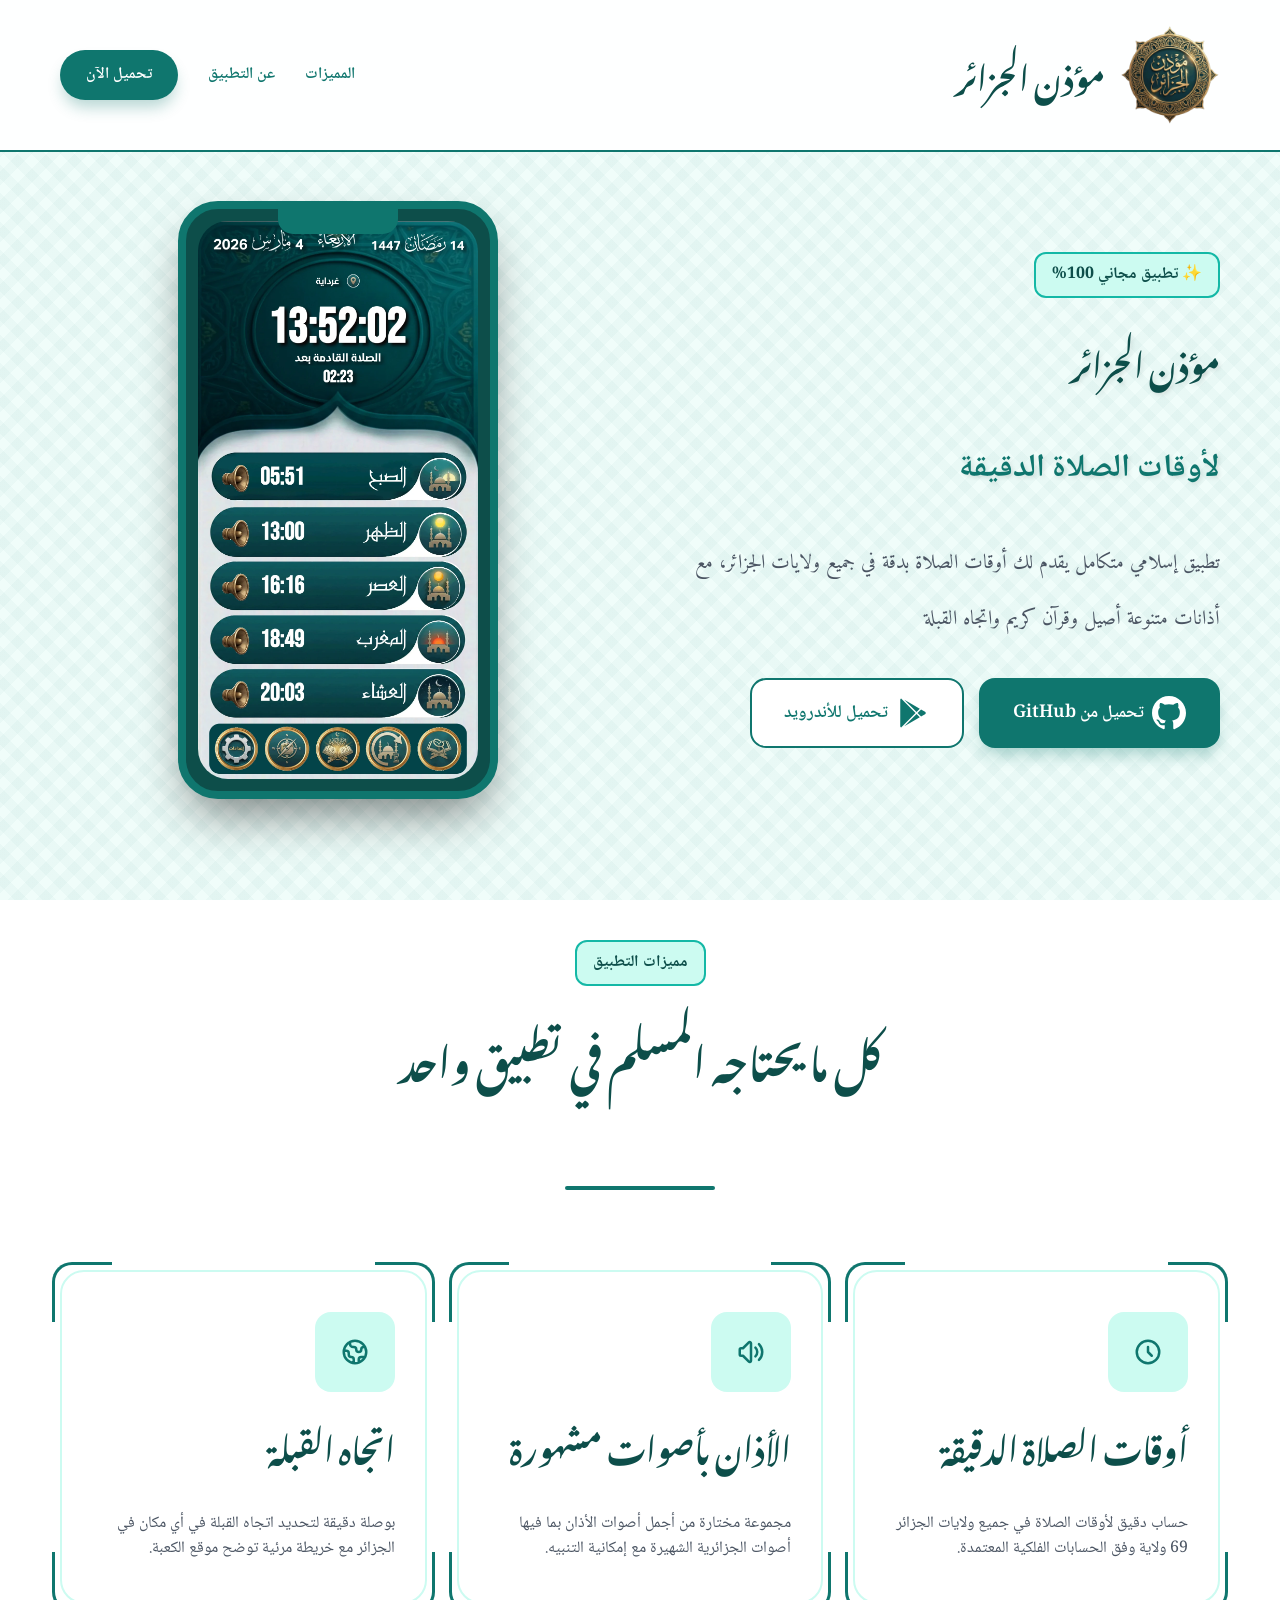
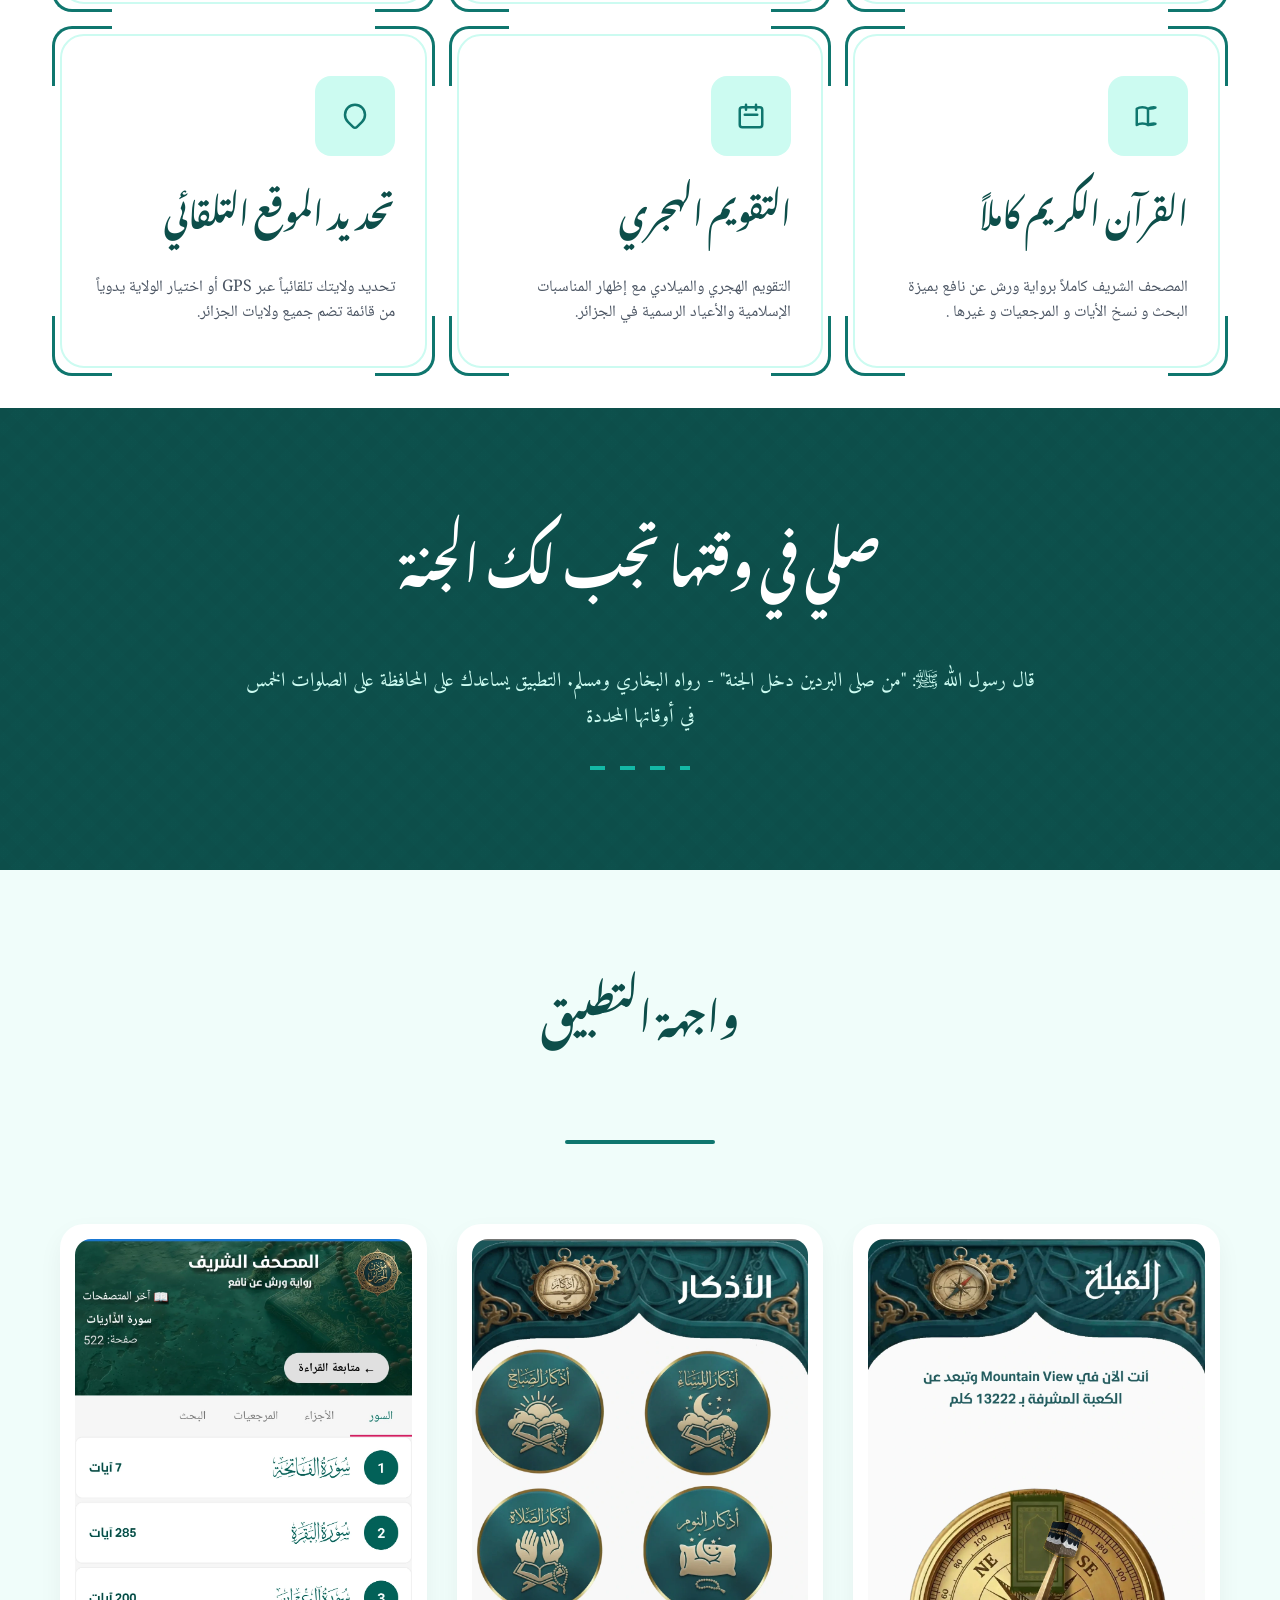
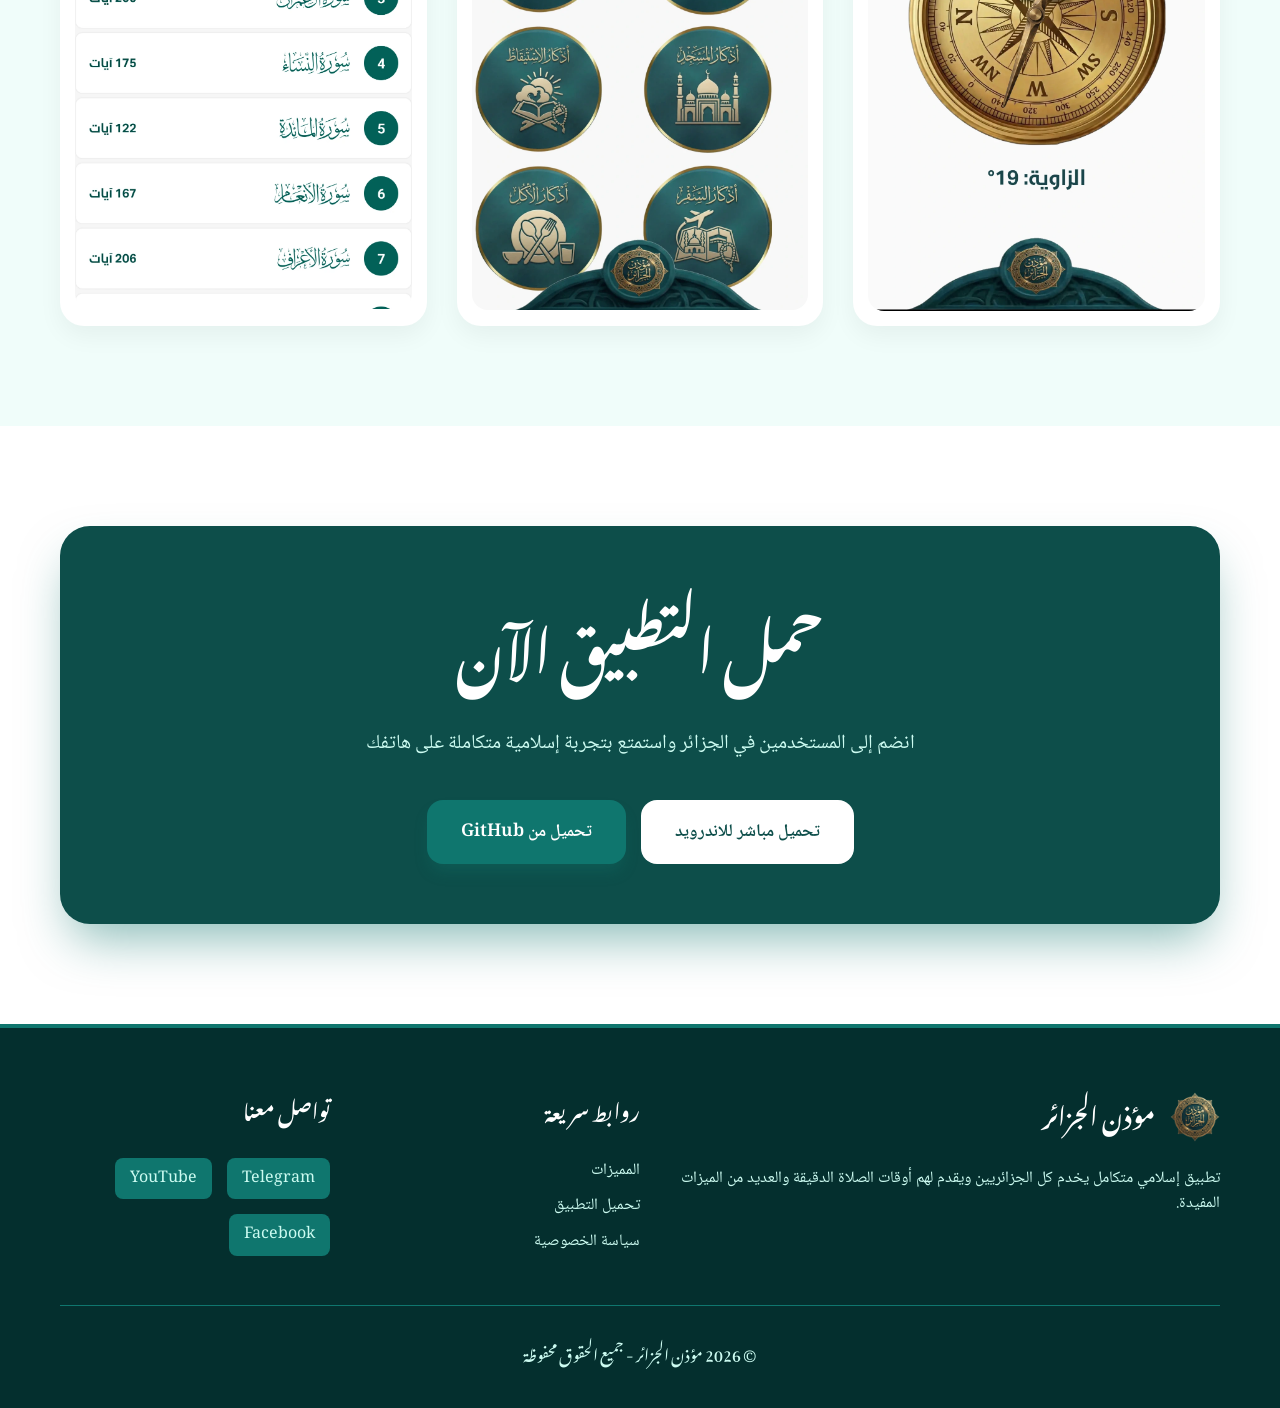
<file: index.html>
<!DOCTYPE html>
<html lang="ar" dir="rtl">
<head>
    <meta charset="UTF-8">
    <meta name="viewport" content="width=device-width, initial-scale=1.0">
    <title>مؤذن الجزائر - تطبيق أوقات الصلاة</title>
    <link rel="icon" type="image/png" href="logo.png">

    <meta name="description" content="تطبيق مؤذن الجزائر لأوقات الصلاة الدقيقة في جميع ولايات الجزائر. يحتوي على الأذان بصوت جزائري، القرآن الكريم كاملاً، اتجاه القبلة، والتقويم الهجري. حمل التطبيق مجاناً.">
    <meta name="keywords" content="أوقات الصلاة الجزائر, مواقيت الصلاة, الأذان الجزائر, اتجاه القبلة, تطبيق إسلامي جزائري, القرآن الكريم, تقويم هجري, اوقات الصلاة العاصمة, وهران, قسنطينة, Adhan Algerie, Awqat Salat, Qibla, Quran, Moathin dz, prayer times algeria">
    <meta name="author" content="مؤذن الجزائر">

    <meta property="og:title" content="مؤذن الجزائر - تطبيق أوقات الصلاة الشامل">
    <meta property="og:description" content="تعرف على أوقات الصلاة بدقة في جميع ولايات الجزائر، مع القرآن الكريم واتجاه القبلة. حمل التطبيق الآن مجاناً.">
    <meta property="og:image" content="main.webp">
    <meta property="og:url" content="https://athanealgerie.github.io/">
    <meta property="og:type" content="website">
    <meta property="og:locale" content="ar_DZ">

    <meta name="twitter:card" content="summary_large_image">
    <meta name="twitter:title" content="مؤذن الجزائر - تطبيق أوقات الصلاة">
    <meta name="twitter:description" content="تطبيقك الإسلامي الشامل لأوقات الصلاة في الجزائر، القرآن، والقبلة.">
    <meta name="twitter:image" content="main.webp">

    <link rel="stylesheet" href="style.css">
</head>
<body>

    <nav class="navbar">
        <div class="container nav-container">
            <div class="logo-area">
                <img src="logo.png" alt="مؤذن الجزائر" class="logo-img">
                <span class="logo-text font-diwani">مؤذن الجزائر</span>
            </div>
            <ul class="nav-links">
                <li><a href="#features">المميزات</a></li>
                <li><a href="#about">عن التطبيق</a></li>
                <li><a href="#download" class="btn btn-primary">تحميل الآن</a></li>
            </ul>
        </div>
    </nav>

    <section class="hero-section geometric-pattern">
        <div class="container hero-container">
            
            <div class="hero-content">
                <div class="badge">✨ تطبيق مجاني 100%</div>
                
                <h1 class="hero-title font-diwani text-shadow">
                    مؤذن الجزائر
                    <span class="hero-subtitle font-naskh">لأوقات الصلاة الدقيقة</span>
                </h1>
                
                <p class="hero-description font-amiri">
                    تطبيق إسلامي متكامل يقدم لك أوقات الصلاة بدقة في جميع ولايات الجزائر، مع أذانات متنوعة أصيل وقرآن كريم واتجاه القبلة
                </p>
                
                <div class="hero-buttons">
                    <a href="https://github.com/AthaneAlgerie/athene/releases/download/v1.1/moathin.algerie.apk" class="btn btn-primary btn-large">
                       <svg viewBox="0 0 24 24" fill="currentColor"><path d="M12 0c-6.626 0-12 5.373-12 12 0 5.302 3.438 9.8 8.207 11.387.599.111.793-.261.793-.577v-2.234c-3.338.726-4.033-1.416-4.033-1.416-.546-1.387-1.333-1.756-1.333-1.756-1.089-.745.083-.729.083-.729 1.205.084 1.839 1.237 1.839 1.237 1.07 1.834 2.807 1.304 3.492.997.107-.775.418-1.305.762-1.604-2.665-.305-5.467-1.334-5.467-5.931 0-1.311.469-2.381 1.236-3.221-.124-.303-.535-1.524.117-3.176 0 0 1.008-.322 3.301 1.23.957-.266 1.983-.399 3.003-.404 1.02.005 2.047.138 3.006.404 2.291-1.552 3.297-1.23 3.297-1.23.653 1.653.242 2.874.118 3.176.77.84 1.235 1.911 1.235 3.221 0 4.609-2.807 5.624-5.479 5.921.43.372.823 1.102.823 2.222v3.293c0 .319.192.694.801.576 4.765-1.589 8.199-6.086 8.199-11.386 0-6.627-5.373-12-12-12z"/></svg>
تحميل من GitHub
                    </a>
                    <a href="https://play.google.com/store/apps/details?id=com.moathin.algerie" class="btn btn-outline btn-large">
                        <svg viewBox="0 0 24 24"><path d="M3.609 1.814L13.792 12 3.61 22.186a.996.996 0 0 1-.61-.92V2.734a1 1 0 0 1 .609-.92zm10.89 10.893l2.302 2.302-10.937 6.333 8.635-8.635zm3.199-3.198l2.807 1.626a1 1 0 0 1 0 1.73l-2.808 1.626L15.206 12l2.492-2.491zM5.864 2.658L16.8 8.99l-2.302 2.302-8.634-8.634z"/></svg>
                        تحميل للأندرويد
                    </a>
                </div>
            </div>

            <div class="hero-image-area animate-float">
                <div class="phone-frame">
                    <div class="notch"></div>
                    <img src="main.webp" alt="واجهة التطبيق" class="phone-screen">
                </div>
            </div>

        </div>
        <div class="wave-bottom">
            <svg viewBox="0 0 1440 120" preserveAspectRatio="none"><path d="M0 120L60 110C120 100 240 80 360 70C480 60 600 60 720 65C840 70 960 80 1080 85C1200 90 1320 90 1380 90L1440 90V120H1380C1320 120 1200 120 1080 120C960 120 840 120 720 120C600 120 480 120 360 120C240 120 120 120 60 120H0Z" fill="white"/></svg>
        </div>
    </section>

    <section id="features" class="features-section">
        <div class="container">
            <div class="section-header">
                <span class="badge">مميزات التطبيق</span>
                <h2 class="font-diwani section-title">كل ما يحتاجه المسلم في تطبيق واحد</h2>
                <div class="divider"></div>
            </div>

            <div class="features-grid">
                <div class="feature-card">
                    <div class="arabesque-corner top-right"></div>
                    <div class="arabesque-corner top-left"></div>
                    <div class="arabesque-corner bottom-right"></div>
                    <div class="arabesque-corner bottom-left"></div>
                    <div class="feature-icon">
                        <svg fill="none" stroke="currentColor" viewBox="0 0 24 24"><path stroke-linecap="round" stroke-linejoin="round" stroke-width="2" d="M12 8v4l3 3m6-3a9 9 0 11-18 0 9 9 0 0118 0z"></path></svg>
                    </div>
                    <h3 class="font-diwani">أوقات الصلاة الدقيقة</h3>
                    <p>حساب دقيق لأوقات الصلاة في جميع ولايات الجزائر 69 ولاية وفق الحسابات الفلكية المعتمدة.</p>
                </div>
                <div class="feature-card">
                    <div class="arabesque-corner top-right"></div><div class="arabesque-corner top-left"></div><div class="arabesque-corner bottom-right"></div><div class="arabesque-corner bottom-left"></div>
                    <div class="feature-icon">
                        <svg fill="none" stroke="currentColor" viewBox="0 0 24 24"><path stroke-linecap="round" stroke-linejoin="round" stroke-width="2" d="M15.536 8.464a5 5 0 010 7.072m2.828-9.9a9 9 0 010 12.728M5.586 15H4a1 1 0 01-1-1v-4a1 1 0 011-1h1.586l4.707-4.707C10.923 3.663 12 4.109 12 5v14c0 .891-1.077 1.337-1.707.707L5.586 15z"></path></svg>
                    </div>
                    <h3 class="font-diwani">الأذان بأصوات مشهورة</h3>
                    <p>مجموعة مختارة من أجمل أصوات الأذان بما فيها أصوات الجزائرية الشهيرة مع إمكانية التنبيه.</p>
                </div>
                <div class="feature-card">
                    <div class="arabesque-corner top-right"></div><div class="arabesque-corner top-left"></div><div class="arabesque-corner bottom-right"></div><div class="arabesque-corner bottom-left"></div>
                    <div class="feature-icon">
                        <svg fill="none" stroke="currentColor" viewBox="0 0 24 24"><path stroke-linecap="round" stroke-linejoin="round" stroke-width="2" d="M3.055 11H5a2 2 0 012 2v1a2 2 0 002 2 2 2 0 012 2v2.945M8 3.935V5.5A2.5 2.5 0 0010.5 8h.5a2 2 0 012 2 2 2 0 104 0 2 2 0 012-2h1.064M15 20.488V18a2 2 0 012-2h3.064M21 12a9 9 0 11-18 0 9 9 0 0118 0z"></path></svg>
                    </div>
                    <h3 class="font-diwani">اتجاه القبلة</h3>
                    <p>بوصلة دقيقة لتحديد اتجاه القبلة في أي مكان في الجزائر مع خريطة مرئية توضح موقع الكعبة.</p>
                </div>
                <div class="feature-card">
                    <div class="arabesque-corner top-right"></div><div class="arabesque-corner top-left"></div><div class="arabesque-corner bottom-right"></div><div class="arabesque-corner bottom-left"></div>
                    <div class="feature-icon">
                        <svg fill="none" stroke="currentColor" viewBox="0 0 24 24"><path stroke-linecap="round" stroke-linejoin="round" stroke-width="2" d="M12 6.253v13m0-13C10.832 5.477 9.246 5 7.5 5S4.168 5.477 3 6.253v13C4.168 18.477 5.754 18 7.5 18s3.332.477 4.5 1.253m0-13C13.168 5.477 14.754 5 16.5 5c1.747 0 3.332.477-4.5 1.253v13C19.832 18.477 18.247 18 16.5 18c-1.746 0-3.332.477-4.5 1.253"></path></svg>
                    </div>
                    <h3 class="font-diwani">القرآن الكريم كاملاً</h3>
                    <p>المصحف الشريف كاملاً برواية ورش عن نافع بميزة البحث و نسخ الأيات و المرجعيات و غيرها .</p>
                </div>
                <div class="feature-card">
                    <div class="arabesque-corner top-right"></div><div class="arabesque-corner top-left"></div><div class="arabesque-corner bottom-right"></div><div class="arabesque-corner bottom-left"></div>
                    <div class="feature-icon">
                        <svg fill="none" stroke="currentColor" viewBox="0 0 24 24"><path stroke-linecap="round" stroke-linejoin="round" stroke-width="2" d="M8 7V3m8 4V3m-9 8h10M5 21h14a2 2 0 002-2V7a2 2 0 00-2-2H5a2 2 0 00-2 2v12a2 2 0 002 2z"></path></svg>
                    </div>
                    <h3 class="font-diwani">التقويم الهجري</h3>
                    <p>التقويم الهجري والميلادي مع إظهار المناسبات الإسلامية والأعياد الرسمية في الجزائر.</p>
                </div>
                <div class="feature-card">
                    <div class="arabesque-corner top-right"></div><div class="arabesque-corner top-left"></div><div class="arabesque-corner bottom-right"></div><div class="arabesque-corner bottom-left"></div>
                    <div class="feature-icon">
                        <svg fill="none" stroke="currentColor" viewBox="0 0 24 24"><path stroke-linecap="round" stroke-linejoin="round" stroke-width="2" d="M17.657 16.657L13.414 20.9a1.998 1.998 0 01-2.827 0l-4.244-4.243a8 8 0 1111.314 0z"></path></svg>
                    </div>
                    <h3 class="font-diwani">تحديد الموقع التلقائي</h3>
                    <p>تحديد ولايتك تلقائياً عبر GPS أو اختيار الولاية يدوياً من قائمة تضم جميع ولايات الجزائر.</p>
                </div>
            </div>
        </div>
    </section>

    <section class="banner-section geometric-pattern">
        <div class="container text-center">
            <h2 class="font-diwani text-white banner-title">صلي في وقتها تجب لك الجنة</h2>
            <p class="font-amiri banner-desc">
                قال رسول الله ﷺ: "من صلى البردين دخل الجنة" - رواه البخاري ومسلم. التطبيق يساعدك على المحافظة على الصلوات الخمس في أوقاتها المحددة
            </p>
            <div class="divider-dots"></div>
        </div>
    </section>

    <section class="screenshots-section">
        <div class="container">
            <div class="section-header">
                <h2 class="font-diwani section-title">واجهة التطبيق</h2>
                <div class="divider"></div>
            </div>
            <div class="screenshots-grid">
                <div class="screenshot-card hover-lift"><img src="qibla.webp" alt="واجهة القبلة"></div>
                <div class="screenshot-card hover-lift"><img src="athkar.webp" alt="واجهة الأذكار"></div>
                <div class="screenshot-card hover-lift"><img src="quran.webp" alt="واجهة القرآن"></div>
            </div>
        </div>
    </section>

    <section id="download" class="download-section">
        <div class="container">
            <div class="download-box">
                <h2 class="font-diwani text-white text-center">حمل التطبيق الآن</h2>
                <p class="text-center text-light mb-8">انضم إلى المستخدمين في الجزائر واستمتع بتجربة إسلامية متكاملة على هاتفك</p>
                
                <div class="hero-buttons center">
                    <a href="https://play.google.com/store/apps/details?id=com.moathin.algerie" class="btn btn-white btn-large">تحميل مباشر للاندرويد</a>
                    <a href="https://github.com/AthaneAlgerie/athene/releases/download/v1.1/moathin.algerie.apk" class="btn btn-primary btn-large">تحميل من GitHub</a>
                </div>
            </div>
        </div>
    </section>

    <footer class="footer">
        <div class="container">
            <div class="footer-grid">
                <div class="footer-about">
                    <div class="footer-logo">
                        <img src="logo.png" alt="شعار">
                        <h3 class="font-diwani text-white">مؤذن الجزائر</h3>
                    </div>
                    <p>تطبيق إسلامي متكامل يخدم كل الجزائريين ويقدم لهم أوقات الصلاة الدقيقة والعديد من الميزات المفيدة.</p>
                </div>
                
                <div class="footer-links">
                    <h4 class="font-diwani text-white">روابط سريعة</h4>
                    <ul>
                        <li><a href="#features">المميزات</a></li>
                        <li><a href="#download">تحميل التطبيق</a></li>
                        <li><a href="privacy.html">سياسة الخصوصية</a></li>
                    </ul>
                </div>
                
                <div class="footer-contact">
                    <h4 class="font-diwani text-white">تواصل معنا</h4>
                    <div class="social-icons">
                        <a href="https://t.me/MoathinAlgerie">Telegram</a>
                        <a href="https://www.youtube.com/@moathin_algerie">YouTube</a>
                        <a href="https://www.facebook.com/moathine.algerie">Facebook</a>
                    </div>
                </div>
            </div>
            <div class="footer-bottom">
                <p class="font-diwani text-center">© 2026 مؤذن الجزائر - جميع الحقوق محفوظة</p>
            </div>
        </div>
    </footer>

    <script>
        document.querySelectorAll('a[href^="#"]').forEach(anchor => {
            anchor.addEventListener('click', function (e) {
                e.preventDefault();
                document.querySelector(this.getAttribute('href')).scrollIntoView({ behavior: 'smooth' });
            });
        });
        window.addEventListener('scroll', () => {
            const nav = document.querySelector('.navbar');
            if (window.scrollY > 50) nav.classList.add('scrolled');
            else nav.classList.remove('scrolled');
        });
    </script>
</body>
</html>
</file>
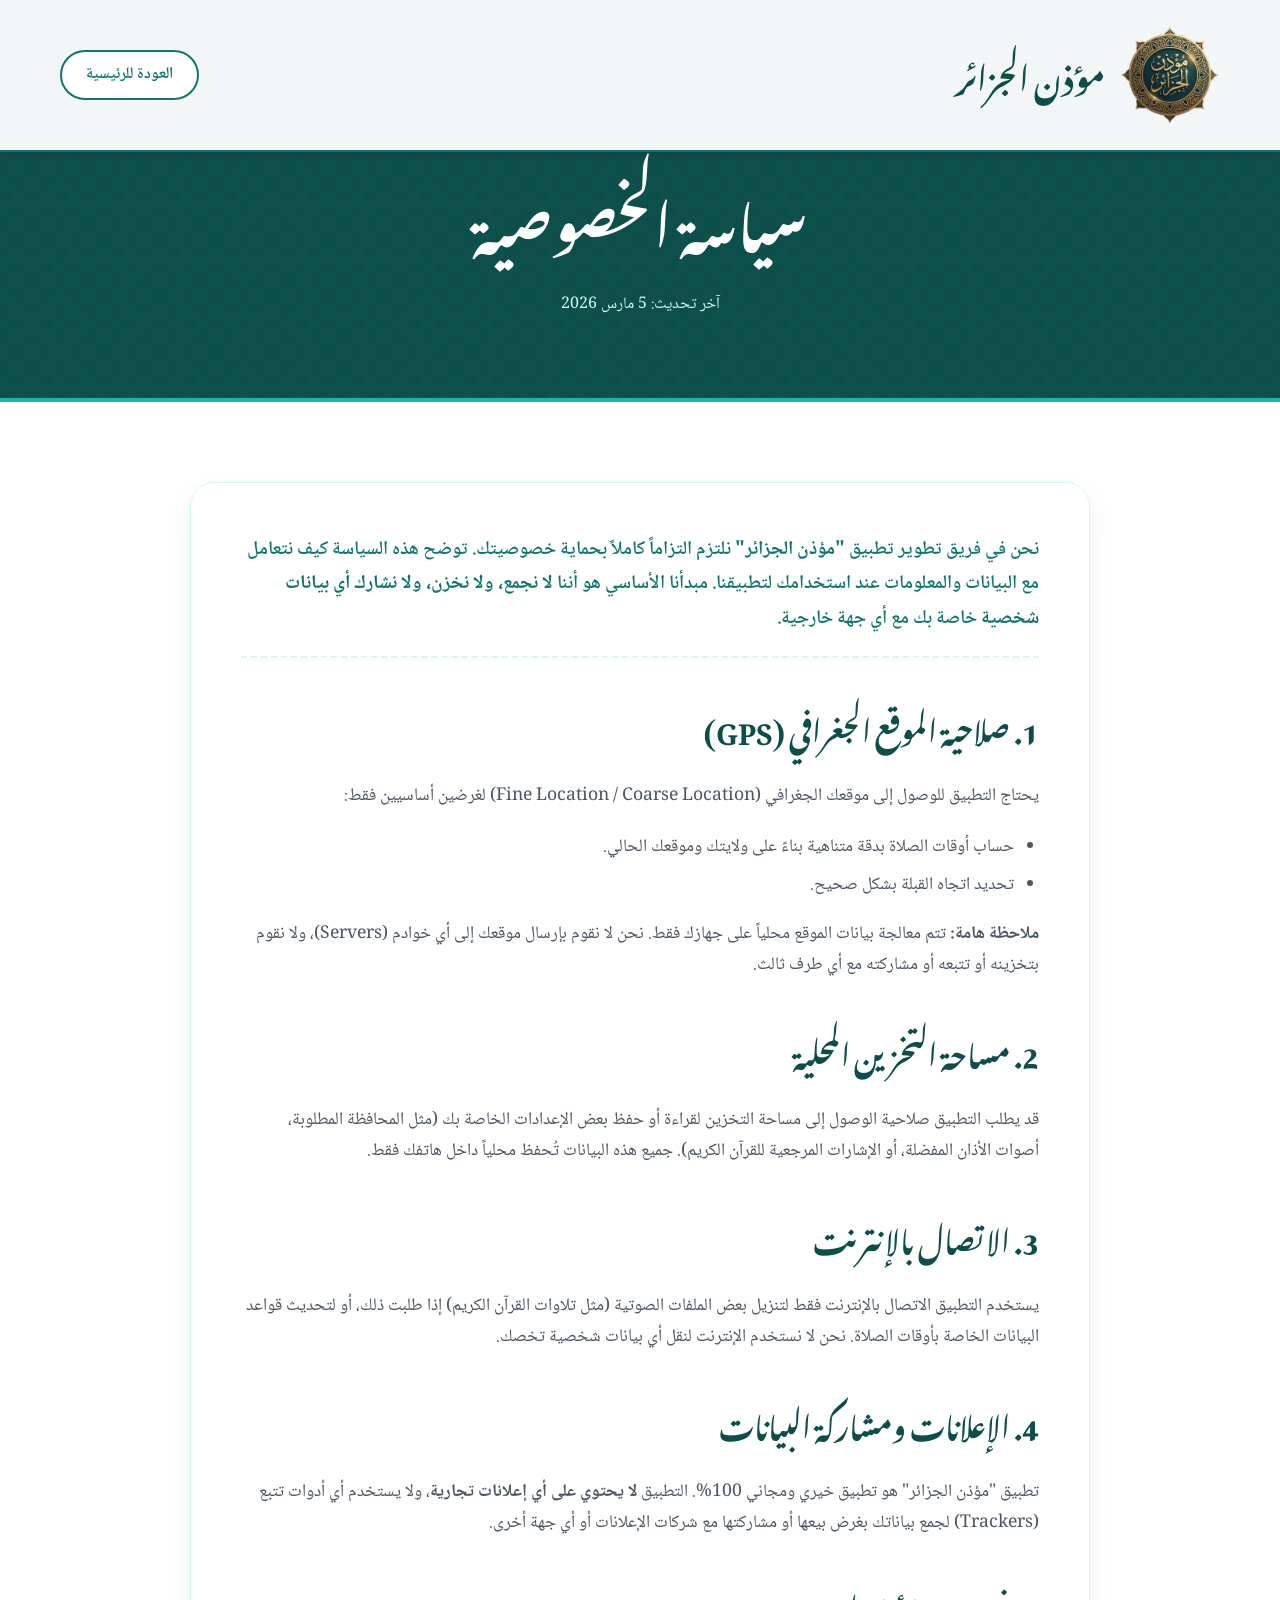
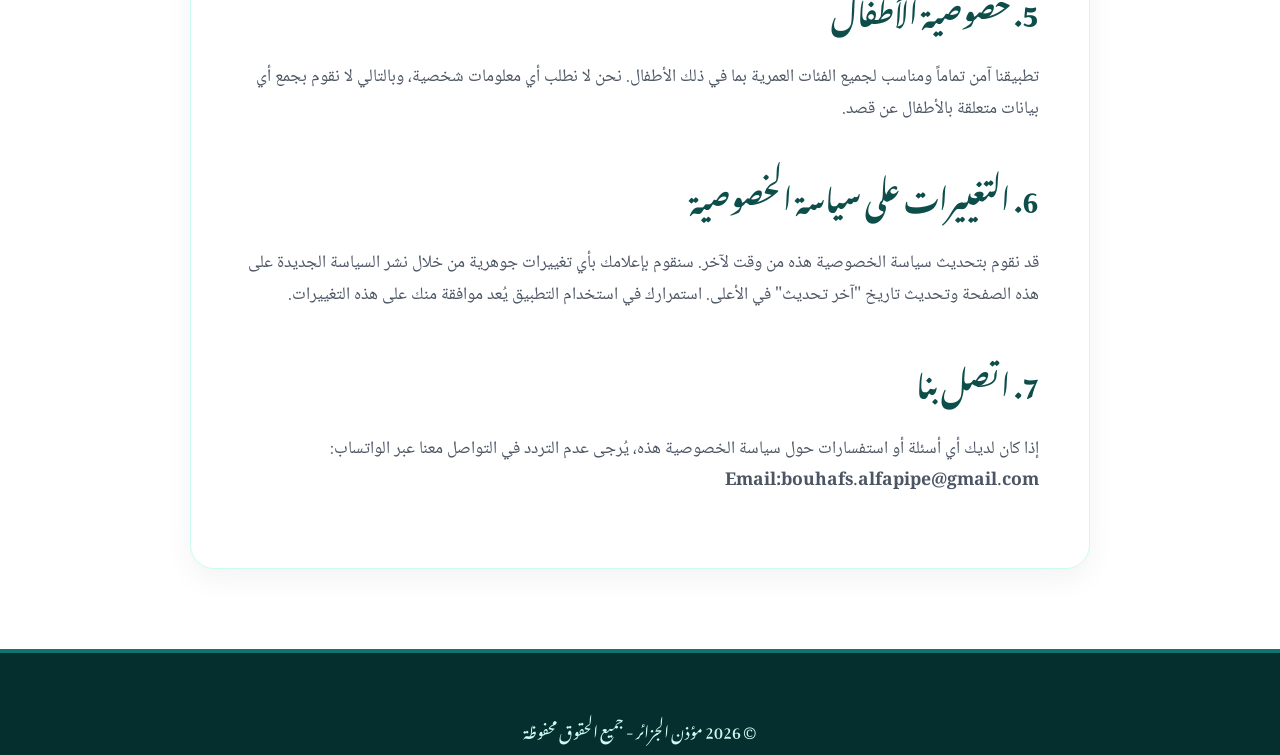
<file: privacy.html>
<!DOCTYPE html>
<html lang="ar" dir="rtl">
<head>
    <meta charset="UTF-8">
    <meta name="viewport" content="width=device-width, initial-scale=1.0">
    <title>سياسة الخصوصية - مؤذن الجزائر</title>
    <link rel="stylesheet" href="style.css">
</head>
<body>

    <nav class="navbar scrolled">
        <div class="container nav-container">
            <div class="logo-area">
                <img src="logo.png" alt="مؤذن الجزائر" class="logo-img">
                <span class="logo-text font-diwani">مؤذن الجزائر</span>
            </div>
            <ul class="nav-links">
                <li><a href="index.html" class="btn btn-outline">العودة للرئيسية</a></li>
            </ul>
        </div>
    </nav>

    <header class="page-header geometric-pattern">
        <div class="container text-center">
            <h1 class="font-diwani text-white">سياسة الخصوصية</h1>
            <p class="text-light">آخر تحديث: 5 مارس 2026</p>
        </div>
    </header>

    <section class="privacy-content container">
        <div class="content-box">
            <p class="intro-text">
                نحن في فريق تطوير تطبيق <strong>"مؤذن الجزائر"</strong> نلتزم التزاماً كاملاً بحماية خصوصيتك. توضح هذه السياسة كيف نتعامل مع البيانات والمعلومات عند استخدامك لتطبيقنا. مبدأنا الأساسي هو أننا <strong>لا نجمع، ولا نخزن، ولا نشارك أي بيانات شخصية</strong> خاصة بك مع أي جهة خارجية.
            </p>

            <h3 class="font-diwani">1. صلاحية الموقع الجغرافي (GPS)</h3>
            <p>
                يحتاج التطبيق للوصول إلى موقعك الجغرافي (Fine Location / Coarse Location) لغرضين أساسيين فقط:
            </p>
            <ul>
                <li>حساب أوقات الصلاة بدقة متناهية بناءً على ولايتك وموقعك الحالي.</li>
                <li>تحديد اتجاه القبلة بشكل صحيح.</li>
            </ul>
            <p><strong>ملاحظة هامة:</strong> تتم معالجة بيانات الموقع محلياً على جهازك فقط. نحن لا نقوم بإرسال موقعك إلى أي خوادم (Servers)، ولا نقوم بتخزينه أو تتبعه أو مشاركته مع أي طرف ثالث.</p>

            <h3 class="font-diwani">2. مساحة التخزين المحلية</h3>
            <p>
                قد يطلب التطبيق صلاحية الوصول إلى مساحة التخزين لقراءة أو حفظ بعض الإعدادات الخاصة بك (مثل المحافظة المطلوبة، أصوات الأذان المفضلة، أو الإشارات المرجعية للقرآن الكريم). جميع هذه البيانات تُحفظ محلياً داخل هاتفك فقط.
            </p>

            <h3 class="font-diwani">3. الاتصال بالإنترنت</h3>
            <p>
                يستخدم التطبيق الاتصال بالإنترنت فقط لتنزيل بعض الملفات الصوتية (مثل تلاوات القرآن الكريم) إذا طلبت ذلك، أو لتحديث قواعد البيانات الخاصة بأوقات الصلاة. نحن لا نستخدم الإنترنت لنقل أي بيانات شخصية تخصك.
            </p>

            <h3 class="font-diwani">4. الإعلانات ومشاركة البيانات</h3>
            <p>
                تطبيق "مؤذن الجزائر" هو تطبيق خيري ومجاني 100%. التطبيق <strong>لا يحتوي على أي إعلانات تجارية</strong>، ولا يستخدم أي أدوات تتبع (Trackers) لجمع بياناتك بغرض بيعها أو مشاركتها مع شركات الإعلانات أو أي جهة أخرى.
            </p>

            <h3 class="font-diwani">5. خصوصية الأطفال</h3>
            <p>
                تطبيقنا آمن تماماً ومناسب لجميع الفئات العمرية بما في ذلك الأطفال. نحن لا نطلب أي معلومات شخصية، وبالتالي لا نقوم بجمع أي بيانات متعلقة بالأطفال عن قصد.
            </p>

            <h3 class="font-diwani">6. التغييرات على سياسة الخصوصية</h3>
            <p>
                قد نقوم بتحديث سياسة الخصوصية هذه من وقت لآخر. سنقوم بإعلامك بأي تغييرات جوهرية من خلال نشر السياسة الجديدة على هذه الصفحة وتحديث تاريخ "آخر تحديث" في الأعلى. استمرارك في استخدام التطبيق يُعد موافقة منك على هذه التغييرات.
            </p>

            <h3 class="font-diwani">7. اتصل بنا</h3>
            <p>
                إذا كان لديك أي أسئلة أو استفسارات حول سياسة الخصوصية هذه، يُرجى عدم التردد في التواصل معنا عبر الواتساب:
                <br>
                <strong>
                        Email:bouhafs.alfapipe@gmail.com</strong>
            </p>
        </div>
    </section>

    <footer class="footer">
        <div class="container text-center">
            <p class="font-diwani">© 2026 مؤذن الجزائر - جميع الحقوق محفوظة</p>
        </div>
    </footer>

</body>

</html>
</file>
<file: style.css>
/* =========================================
   1. المتغيرات العامة والخطوط (Variables & Fonts)
========================================= */
@import url('https://fonts.googleapis.com/css2?family=Noto+Naskh+Arabic:wght@400;500;600;700&family=Noto+Nastaliq+Urdu:wght@400;500;600;700&family=Amiri:wght@400;700&display=swap');

:root {
    /* لوحة الألوان الأساسية */
    --primary-color: #14b8a6; /* فيروزي رئيسي */
    --primary-dark: #0f766e;
    --primary-darker: #0d4e4a;
    --primary-light: #ccfbf1;
    --bg-light: #f0fdfa;
    
    /* ألوان النصوص */
    --text-main: #1f2937;
    --text-muted: #4b5563;
    --text-light: #99f6e4;
    --white: #ffffff;
}

/* الكلاسات المساعدة للخطوط */
.font-naskh { font-family: 'Noto Naskh Arabic', serif; }
.font-diwani { font-family: 'Noto Nastaliq Urdu', serif; }
.font-amiri { font-family: 'Amiri', serif; }

/* =========================================
   2. الإعدادات الأساسية (Base Reset)
========================================= */
* {
    margin: 0;
    padding: 0;
    box-sizing: border-box;
}

body {
    background-color: var(--white);
    color: var(--text-main);
    font-family: 'Noto Naskh Arabic', serif;
    line-height: 1.6;
    overflow-x: hidden;
}

a { text-decoration: none; color: inherit; }
ul { list-style: none; }

/* إعدادات الحاوية (Container) لتوسيط المحتوى */
.container {
    width: 100%;
    max-width: 1200px;
    margin: 0 auto;
    padding: 0 20px;
}

.text-center { text-align: center; }
.text-white { color: var(--white) !important; }
.text-light { color: var(--primary-light); }

/* =========================================
   3. الأزرار (Buttons)
========================================= */
.btn {
    display: inline-flex;
    align-items: center;
    justify-content: center;
    gap: 8px;
    padding: 10px 24px;
    border-radius: 50px;
    font-weight: 600;
    cursor: pointer;
    transition: all 0.3s ease;
    border: 2px solid transparent;
}

.btn svg { width: 34px; height:34px; fill: currentColor; }

.btn-primary {
    background-color: var(--primary-dark);
    color: var(--white);
    box-shadow: 0 10px 15px -3px rgba(15, 118, 110, 0.3);
}
.btn-primary:hover {
    background-color: var(--primary-darker);
    transform: translateY(-2px);
}

.btn-outline {
    background-color: var(--white);
    color: var(--primary-dark);
    border-color: var(--primary-dark);
}
.btn-outline:hover { background-color: var(--bg-light); }

.btn-white {
    background-color: var(--white);
    color: var(--primary-darker);
}
.btn-white:hover { background-color: var(--bg-light); }

.btn-large {
    padding: 16px 32px;
    border-radius: 16px;
    font-size: 1.1rem;
}

/* =========================================
   4. الشريط العلوي (Navbar)
========================================= */
.navbar {
    position: fixed;
    top: 0;
    width: 100%;
    z-index: 1000;
    background-color: rgba(255, 255, 255, 0.95);
    backdrop-filter: blur(10px);
    border-bottom: 2px solid var(--primary-dark);
    transition: box-shadow 0.3s ease;
}

.navbar.scrolled { box-shadow: 0 4px 6px -1px rgba(0, 0, 0, 0.1); }

.nav-container {
    display: flex;
    justify-content: space-between;
    align-items: center;
    height: 150px;
}

.logo-area { display: flex; align-items: center; gap: 15px; }
.logo-img { width: 100px; height: 100px; border-radius: 50%; }
.logo-text { font-size: 2rem; font-weight: bold; color: var(--primary-darker); margin-top: 5px; }

.nav-links { display: flex; align-items: center; gap: 30px; }
.nav-links a:not(.btn) {
    color: var(--primary-dark);
    font-weight: 600;
    transition: color 0.3s;
}
.nav-links a:not(.btn):hover { color: var(--primary-color); }

/* إخفاء الروابط في الموبايل */
@media (max-width: 768px) { .nav-links { display: none; } }

/* =========================================
   5. القسم الرئيسي (Hero Section)
========================================= */
.hero-section {
    padding-top: 100px;
    padding-bottom: 0px;
    min-height: 100vh;
    display: flex;
    align-items: center;
    position: relative;
    background-color: var(--bg-light);
}

.hero-container {
    display: flex;
    align-items: center;
    gap: 50px;
    position: relative;
    z-index: 10;
}

.hero-content { flex: 1; }
.badge {
    display: inline-block;
    padding: 8px 16px;
    background-color: var(--primary-light);
    color: var(--primary-darker);
    border: 2px solid var(--primary-color);
    border-radius: 12px;
    font-weight: bold;
    margin-bottom: 30px;
}

/* حل مشكلة تداخل الخط الديواني هنا بدقة */
.hero-title {
    font-size: 2rem;
    color: var(--primary-darker);
    line-height: 1.8; 
    margin-bottom: 30px;
}
.hero-subtitle {
    display: block;
    font-size: 2rem;
    color: var(--primary-dark);
    line-height: normal;
    margin-top: 50px;
}

.hero-description {
    font-size: 1.25rem;
    color: var(--text-muted);
    line-height: 2.8;
    margin-bottom: 30px;
    max-width: 600px;
}

.hero-buttons { display: flex; gap: 15px; flex-wrap: wrap; }
.hero-buttons.center { justify-content: center; }

/* إعدادات الموبايل للقسم الرئيسي */
@media (max-width: 992px) {
    .hero-container { flex-direction: column; text-align: center; }
    .hero-description { margin-left: auto; margin-right: auto; }
    .hero-buttons { justify-content: center; }
    .hero-title { font-size: 3rem; }
    .hero-subtitle { font-size: 1.5rem; }
}

/* --- تصميم الهاتف الخاص --- */
.hero-image-area { flex: 1; display: flex; justify-content: center; }
.phone-frame {
    background-color: var(--primary-darker);
    border-radius: 40px;
    padding: 12px;
    border: 8px solid var(--primary-dark);
    box-shadow: 0 25px 50px -12px rgba(0,0,0,0.5);
    position: relative;
    max-width: 320px;
    width: 100%;
}
.notch {
    position: absolute;
    top: 0; left: 50%; transform: translateX(-50%);
    width: 120px; height: 25px;
    background-color: var(--primary-dark);
    border-bottom-left-radius: 15px; border-bottom-right-radius: 15px;
}
/* حل مشكلة الصورة لتظهر بالكامل دون قص */
.phone-screen {
    width: 100%;
    height: auto;
    border-radius: 30px;
    display: block;
    background-color: black;
}

/* الموجة السفلية المائلة */
.wave-bottom {
    position: absolute; bottom: 0; left: 0; width: 100%; height: 0px; z-index: 1;
}
.wave-bottom svg { width: 100%; height: 0%; display: block; }

/* =========================================
   6. قسم المميزات (Features)
========================================= */
.features-section { padding: 40px 0; background-color: var(--white); }

.section-header { text-align: center; margin-bottom: 80px; }
.section-title { font-size: 2.5rem; color: var(--primary-darker); margin-bottom: 80px; line-height: 1.8; }
.divider { width: 150px; height: 4px; background-color: var(--primary-dark); margin: 0 auto; border-radius: 10px; }

/* نظام الشبكة (Grid) للمميزات */
.features-grid {
    display: grid;
    grid-template-columns: repeat(1, 1fr); /* موبايل */
    gap: 30px;
}
@media (min-width: 768px) { .features-grid { grid-template-columns: repeat(2, 1fr); } } /* تابلت */
@media (min-width: 1024px) { .features-grid { grid-template-columns: repeat(3, 1fr); } } /* شاشات كبيرة */

.feature-card {
    background-color: var(--white);
    padding: 40px 30px;
    border-radius: 24px;
    border: 2px solid var(--primary-light);
    position: relative;
    transition: all 0.3s ease;
    display: flex; flex-direction: column; height: 100%;
}
.feature-card:hover {
    border-color: var(--primary-color);
    transform: translateY(-8px);
    box-shadow: 0 20px 40px rgba(15, 118, 110, 0.1);
}

.feature-icon {
    width: 80px; height: 80px;
    background-color: var(--primary-light); color: var(--primary-dark);
    border-radius: 16px;
    display: flex; align-items: center; justify-content: center;
    margin-bottom: 20px; transition: all 0.3s;
}
.feature-icon svg { width: 30px; height: 30px; }
.feature-card:hover .feature-icon { background-color: var(--primary-dark); color: var(--white); }

.feature-card h3 { font-size: 2rem; color: var(--primary-darker); margin-bottom: 25px; line-height: 1.6; }
.feature-card p { color: var(--text-muted); }

/* زوايا الأرابيسك */
.arabesque-corner { position: absolute; width: 60px; height: 60px; border: 3px solid var(--primary-dark); }
.top-right { top: -10px; right: -10px; border-left: none; border-bottom: none; border-radius: 0 20px 0 0; }
.top-left { top: -10px; left: -10px; border-right: none; border-bottom: none; border-radius: 20px 0 0 0; }
.bottom-right { bottom: -10px; right: -10px; border-left: none; border-top: none; border-radius: 0 0 20px 0; }
.bottom-left { bottom: -10px; left: -10px; border-right: none; border-top: none; border-radius: 0 0 0 20px; }

/* =========================================
   7. الأقسام الأخرى والزخارف
========================================= */
/* البانر الإسلامي */
.banner-section {
    background-color: var(--primary-darker);
    padding: 100px 0;
    position: relative;
}
.banner-title { font-size: 3rem; margin-bottom: 50px; line-height: 1.8; }
.banner-desc { font-size: 1.25rem; color: var(--primary-light); max-width: 800px; margin: 0 auto; line-height: 1.8; }
.divider-dots { width: 100px; height: 4px; background: repeating-linear-gradient(to right, var(--primary-color) 0, var(--primary-color) 15px, transparent 15px, transparent 30px); margin: 30px auto 0; }

/* لقطات الشاشة */
.screenshots-section { padding: 100px 0; background-color: var(--bg-light); }
.screenshots-grid {
    display: grid;
    grid-template-columns: repeat(1, 1fr);
    gap: 30px;
}
@media (min-width: 768px) { .screenshots-grid { grid-template-columns: repeat(3, 1fr); } }
.screenshot-card {
    background: var(--white); padding: 15px; border-radius: 24px; box-shadow: 0 10px 25px rgba(0,0,0,0.05);
}
.screenshot-card img {
    width: 100%; height: auto; border-radius: 16px; display: block;
}
/* =========================================
   قسم التحميل
========================================= */
.download-section { 
    padding: 100px 0; /* مساحة جيدة من الأعلى والأسفل */
}

.download-box {
    background-color: var(--primary-darker); 
    padding: 60px 40px; 
    border-radius: 30px;
    box-shadow: 0 25px 50px -12px rgba(15, 118, 110, 0.5);
}

/* حل مشكلة التداخل في عنوان قسم التحميل */
.download-box h2 {
    font-size: 3.5rem;          /* حجم خط مناسب */
    line-height: 2;             /* الأهم: ارتفاع السطر يمنع تداخل الحروف */
    margin-bottom: 20px;        /* دفع النص الذي أسفله بعيداً */
}

/* ضبط النص الصغير تحت العنوان */
.download-box p {
    font-size: 1.25rem;
    line-height: 1.6;
    margin-bottom: 40px;        /* دفع الأزرار للأسفل */
}
/* قاعدة عامة تمنع تداخل هذا الخط في أي مكان في الموقع */
.font-diwani { 
    font-family: 'Noto Nastaliq Urdu', serif; 
    line-height: 2 !important; 
    padding-bottom: 10px; /* مساحة إضافية لتأمين الحروف السفلية */
}
/* =========================================
   8. التذييل (Footer)
========================================= */
.footer { background-color: #042f2e; padding-top: 60px; color: var(--primary-light); border-top: 4px solid var(--primary-dark); }
.footer-grid { display: grid; grid-template-columns: repeat(1, 1fr); gap: 40px; margin-bottom: 40px; }
@media (min-width: 768px) { .footer-grid { grid-template-columns: 2fr 1fr 1fr; } }
.footer-logo { display: flex; align-items: center; gap: 15px; margin-bottom: 20px; }
.footer-logo img { width: 50px; height: 50px; border-radius: 50%; }
.footer-logo h3 { font-size: 1.5rem; }
.footer h4 { font-size: 1.25rem; margin-bottom: 20px; }
.footer-links li { margin-bottom: 10px; }
.footer-links a:hover { color: var(--white); }
.social-icons { display: flex; gap: 15px; margin-top: 20px; flex-wrap: wrap; }
.social-icons a { background-color: var(--primary-dark); padding: 8px 15px; border-radius: 8px; transition: 0.3s; }
.social-icons a:hover { background-color: var(--primary-color); color: var(--white); }
.footer-bottom { text-align: center; padding: 30px 0; border-top: 1px solid var(--primary-dark); }

/* =========================================
   9. الرسوم المتحركة والزخارف الخلفية
========================================= */
.animate-float { animation: float 6s ease-in-out infinite; }
.hover-lift { transition: transform 0.3s ease; }
.hover-lift:hover { transform: translateY(-10px); }
.text-shadow { text-shadow: 2px 2px 4px rgba(0,0,0,0.1); }

/* النقوش الهندسية */
.geometric-pattern {
    background-image: 
        repeating-linear-gradient(45deg, transparent, transparent 10px, rgba(15, 118, 110, 0.03) 10px, rgba(15, 118, 110, 0.03) 20px),
        repeating-linear-gradient(-45deg, transparent, transparent 10px, rgba(15, 118, 110, 0.03) 10px, rgba(15, 118, 110, 0.03) 20px);
}
/* =========================================
   10. تنسيقات الصفحات الداخلية (سياسة الخصوصية)
========================================= */

/* ترويسة الصفحة الداخلية */
.page-header {
    padding-top: 160px;
    padding-bottom: 80px;
    background-color: var(--primary-darker);
    border-bottom: 4px solid var(--primary-color);
}

.page-header h1 {
    font-size: 3.5rem;
    margin-bottom: 10px;
    line-height: 1.8;
}

/* صندوق المحتوى النصي */
.privacy-content {
    padding: 80px 20px;
}

.content-box {
    max-width: 900px;
    margin: 0 auto;
    background-color: var(--white);
    padding: 50px;
    border-radius: 24px;
    box-shadow: 0 10px 30px rgba(0,0,0,0.05);
    border: 1px solid var(--primary-light);
}

.content-box .intro-text {
    font-size: 1.2rem;
    color: var(--primary-dark);
    font-weight: 600;
    margin-bottom: 40px;
    padding-bottom: 20px;
    border-bottom: 2px dashed var(--primary-light);
}

.content-box h3 {
    color: var(--primary-darker);
    font-size: 1.8rem;
    margin-top: 40px;
    margin-bottom: 15px;
    line-height: 1.8;
}

.content-box p {
    color: var(--text-muted);
    font-size: 1.1rem;
    margin-bottom: 20px;
    line-height: 1.8;
}

.content-box ul {
    list-style-type: disc;
    margin-right: 25px;
    margin-bottom: 20px;
    color: var(--text-muted);
}

.content-box li {
    margin-bottom: 10px;
    font-size: 1.1rem;
}

/* تعديل للموبايل */
@media (max-width: 768px) {
    .content-box { padding: 30px 20px; }
    .page-header h1 { font-size: 2.5rem; }

}
</file>
